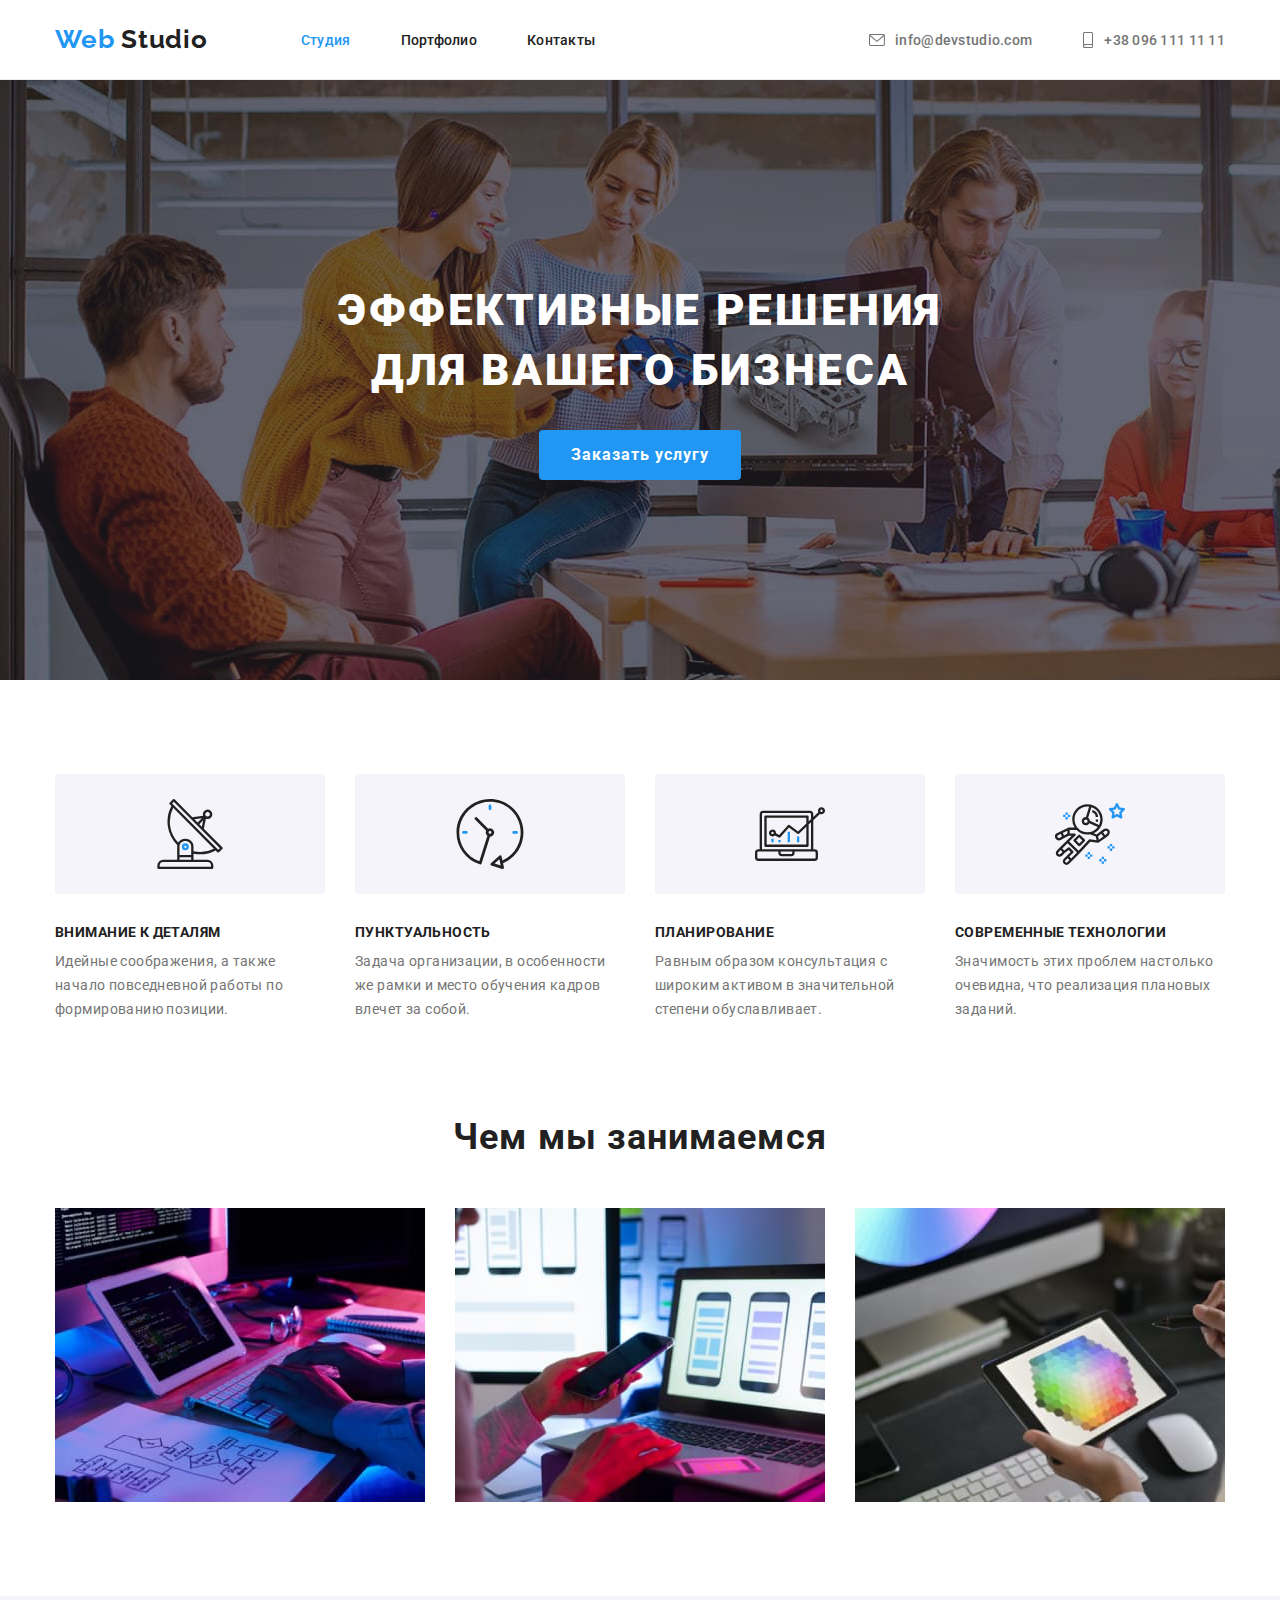
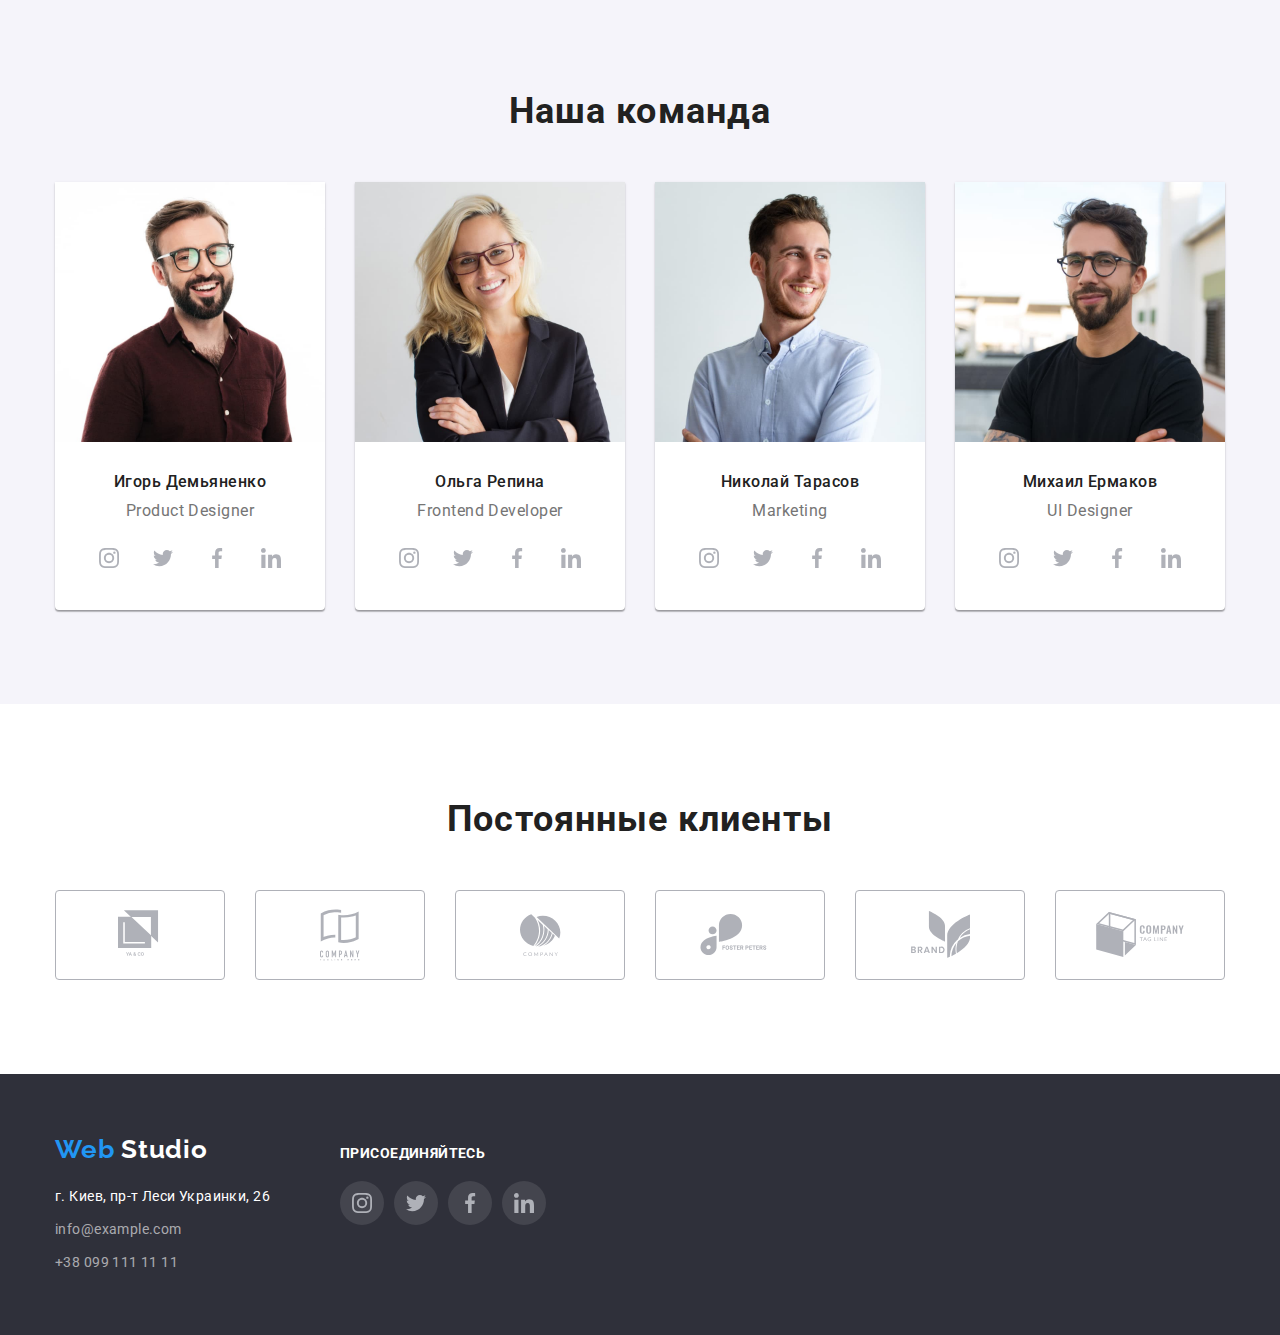
<file: index.html>
<!DOCTYPE html>
<html lang="ru">
  <head>
    <meta charset="UTF-8" />
    <meta name="viewport" content="width=device-width, initial-scale=1.0" />
    <title>Web Studio</title>
    <link rel="preconnect" href="https://fonts.gstatic.com" />
    <link
      href="https://fonts.googleapis.com/css2?family=Raleway:wght@700&family=Roboto:wght@400;500;700;900&display=swap"
      rel="stylesheet"
    />
    <link rel="stylesheet" href="./css/modern-normalize.css" />
    <link rel="stylesheet" href="./css/styles.css" />
  </head>
  <body>
    <header class="header">
      <div class="header-container container">
        <nav class="navigation">
          <a class="header-logo-link link-customization" href="./"
            ><span lang="en" class="logo-decoration">Web</span> Studio</a
          >
          <ul class="header-nav-list list-customization">
            <li class="header-nav-list-item">
              <a class="header-nav-link page link-customization" href="">Студия</a>
            </li>
            <li class="header-nav-list-item">
              <a class="header-nav-link link-customization" href="./portfolio.html">Портфолио</a>
            </li>
            <li class="header-nav-list-item">
              <a class="header-nav-link link-customization" href="">Контакты</a>
            </li>
          </ul>
        </nav>
        <ul class="contacts-list list-customization">
          <li class="contacts-item">
            <a class="contacts-link" href="mailto:info@devstudio.com">
              <svg class="icon-header mail"><use href="./img/sprit-icon.svg#icon-mail"></use></svg>
              info@devstudio.com</a
            >
          </li>
          <li class="contacts-item">
            <a class="contacts-link" href="tel:+380961111111"
              ><svg class="icon-header phone">
                <use href="./img/sprit-icon.svg#icon-smartphone"></use>
              </svg>
              +38 096 111 11 11</a
            >
          </li>
        </ul>
      </div>
    </header>

    <main>
      <!--HERO-->
      <section class="hero">
        <div class="container">
          <h1 class="hero-title">Эффективные решения для вашего бизнеса</h1>
          <button class="btn-hero" type="button">Заказать услугу</button>
        </div>
      </section>
      <section class="advantages">
        <div class="container">
          <h2 class="hidden-title">Наши преимущества</h2>
          <ul class="advantages-list list-customization">
            <li class="advantages-list-item">
              <div class="icon-advantages-box">
                <svg class="icon-advantages">
                  <use href="./img/sprit-icon.svg#icon-antenna"></use>
                </svg>
              </div>
              <h3 class="advantages-list-title">Внимание к деталям</h3>
              <p class="advantages-list-text">
                Идейные соображения, а также начало повседневной работы по формированию позиции.
              </p>
            </li>
            <li class="advantages-list-item">
              <div class="icon-advantages-box">
                <svg class="icon-advantages">
                  <use href="./img/sprit-icon.svg#icon-clock"></use>
                </svg>
              </div>
              <h3 class="advantages-list-title">Пунктуальность</h3>
              <p class="advantages-list-text">
                Задача организации, в особенности же рамки и место обучения кадров влечет за собой.
              </p>
            </li>
            <li class="advantages-list-item">
              <div class="icon-advantages-box">
                <svg class="icon-advantages">
                  <use href="./img/sprit-icon.svg#icon-diagram"></use>
                </svg>
              </div>
              <h3 class="advantages-list-title">Планирование</h3>
              <p class="advantages-list-text">
                Равным образом консультация с широким активом в значительной степени обуславливает.
              </p>
            </li>
            <li class="advantages-list-item">
              <div class="icon-advantages-box">
                <svg class="icon-advantages">
                  <use href="./img/sprit-icon.svg#icon-astronaut"></use>
                </svg>
              </div>
              <h3 class="advantages-list-title">Современные технологии</h3>
              <p class="advantages-list-text">
                Значимость этих проблем настолько очевидна, что реализация плановых заданий.
              </p>
            </li>
          </ul>
        </div>
      </section>
      <section class="services">
        <div class="container">
          <h2 class="normal-title">Чем мы занимаемся</h2>
          <ul class="services-list list-customization">
            <li class="services-list-item">
              <img
                class="services-list-img"
                src="./img/section1/img1.jpg"
                alt="Набирает код на клавиатуре"
                width="370"
                height="294"
              />
            </li>
            <li class="services-list-item">
              <img
                class="services-list-img"
                src="./img/section1/img2.jpg"
                alt="Работа над интерфейсом приложения"
                width="370"
                height="294"
              />
            </li>
            <li class="services-list-item">
              <img
                class="services-list-img"
                src="./img/section1/img3.jpg"
                alt="Подбирает оттенок"
                width="370"
                height="294"
              />
            </li>
          </ul>
        </div>
      </section>
      <section class="team">
        <div class="container">
          <h2 class="normal-title">Наша команда</h2>
          <ul class="team-list list-customization">
            <li class="team-list-item">
              <img
                class="team-list-img"
                src="./img/workers/img1.jpg"
                alt="фото дизайнера"
                width="270"
                height="260"
              />
              <div class="team-description">
                <h3 class="team-list-title">Игорь Демьяненко</h3>
                <p class="team-list-text" lang="en">Product Designer</p>
                <ul class="social-list-icon list-customization">
                  <li class="social-item-icon">
                    <a class="social-link" href=""
                      ><svg class="icon-social">
                        <use href="./img/sprit-icon.svg#icon-instagram"></use>
                      </svg>
                    </a>
                  </li>
                  <li class="social-item-icon">
                    <a class="social-link" href=""
                      ><svg class="icon-social">
                        <use href="./img/sprit-icon.svg#icon-twitter"></use>
                      </svg>
                    </a>
                  </li>
                  <li class="social-item-icon">
                    <a class="social-link" href=""
                      ><svg class="icon-social">
                        <use href="./img/sprit-icon.svg#icon-facebook"></use>
                      </svg>
                    </a>
                  </li>
                  <li class="social-item-icon">
                    <a class="social-link" href=""
                      ><svg class="icon-social">
                        <use href="./img/sprit-icon.svg#icon-linkedin"></use>
                      </svg>
                    </a>
                  </li>
                </ul>
              </div>
            </li>
            <li class="team-list-item">
              <img
                class="team-list-img"
                src="./img/workers/img2.jpg"
                alt="фото разработчика"
                width="270"
                height="260"
              />
              <div class="team-description">
                <h3 class="team-list-title">Ольга Репина</h3>
                <p class="team-list-text" lang="en">Frontend Developer</p>
                <ul class="social-list-icon list-customization">
                  <li class="social-item-icon">
                    <a class="social-link" href=""
                      ><svg class="icon-social">
                        <use href="./img/sprit-icon.svg#icon-instagram"></use>
                      </svg>
                    </a>
                  </li>
                  <li class="social-item-icon">
                    <a class="social-link" href=""
                      ><svg class="icon-social">
                        <use href="./img/sprit-icon.svg#icon-twitter"></use>
                      </svg>
                    </a>
                  </li>
                  <li class="social-item-icon">
                    <a class="social-link" href=""
                      ><svg class="icon-social">
                        <use href="./img/sprit-icon.svg#icon-facebook"></use>
                      </svg>
                    </a>
                  </li>
                  <li class="social-item-icon">
                    <a class="social-link" href=""
                      ><svg class="icon-social">
                        <use href="./img/sprit-icon.svg#icon-linkedin"></use>
                      </svg>
                    </a>
                  </li>
                </ul>
              </div>
            </li>
            <li class="team-list-item">
              <img
                class="team-list-img"
                src="./img/workers/img3.jpg"
                alt="фото маркетолога"
                width="270"
                height="260"
              />
              <div class="team-description">
                <h3 class="team-list-title">Николай Тарасов</h3>
                <p class="team-list-text" lang="en">Marketing</p>
                <ul class="social-list-icon list-customization">
                  <li class="social-item-icon">
                    <a class="social-link" href=""
                      ><svg class="icon-social">
                        <use href="./img/sprit-icon.svg#icon-instagram"></use>
                      </svg>
                    </a>
                  </li>
                  <li class="social-item-icon">
                    <a class="social-link" href=""
                      ><svg class="icon-social">
                        <use href="./img/sprit-icon.svg#icon-twitter"></use>
                      </svg>
                    </a>
                  </li>
                  <li class="social-item-icon">
                    <a class="social-link" href=""
                      ><svg class="icon-social">
                        <use href="./img/sprit-icon.svg#icon-facebook"></use>
                      </svg>
                    </a>
                  </li>
                  <li class="social-item-icon">
                    <a class="social-link" href=""
                      ><svg class="icon-social">
                        <use href="./img/sprit-icon.svg#icon-linkedin"></use>
                      </svg>
                    </a>
                  </li>
                </ul>
              </div>
            </li>
            <li class="team-list-item">
              <img
                class="team-list-img"
                src="./img/workers/img4.jpg"
                alt="фото дизайнера"
                width="270"
                height="260"
              />
              <div class="team-description">
                <h3 class="team-list-title">Михаил Ермаков</h3>
                <p class="team-list-text" lang="en">UI Designer</p>
                <ul class="social-list-icon list-customization">
                  <li class="social-item-icon">
                    <a class="social-link" href=""
                      ><svg class="icon-social">
                        <use href="./img/sprit-icon.svg#icon-instagram"></use>
                      </svg>
                    </a>
                  </li>
                  <li class="social-item-icon">
                    <a class="social-link" href=""
                      ><svg class="icon-social">
                        <use href="./img/sprit-icon.svg#icon-twitter"></use>
                      </svg>
                    </a>
                  </li>
                  <li class="social-item-icon">
                    <a class="social-link" href=""
                      ><svg class="icon-social">
                        <use href="./img/sprit-icon.svg#icon-facebook"></use>
                      </svg>
                    </a>
                  </li>
                  <li class="social-item-icon">
                    <a class="social-link" href=""
                      ><svg class="icon-social">
                        <use href="./img/sprit-icon.svg#icon-linkedin"></use>
                      </svg>
                    </a>
                  </li>
                </ul>
              </div>
            </li>
          </ul>
        </div>
      </section>
      <section class="clients">
        <div class="container">
          <h2 class="normal-title">Постоянные клиенты</h2>
          <ul class="clients-list list-customization">
            <li class="clients-item">
              <a class="clients-item-link" href="">
                <svg class="icon-clients" width="44.27" height="49.23">
                  <use href="./img/sprit-icon.svg#icon-client1"></use>
                </svg>
              </a>
            </li>
            <li class="clients-item">
              <a class="clients-item-link" href=""
                ><svg class="icon-clients" width="40" height="52">
                  <use href="./img/sprit-icon.svg#icon-client2"></use>
                </svg>
              </a>
            </li>
            <li class="clients-item">
              <a class="clients-item-link" href=""
                ><svg class="icon-clients" width="41" height="42.6">
                  <use href="./img/sprit-icon.svg#icon-client3"></use>
                </svg>
              </a>
            </li>
            <li class="clients-item">
              <a class="clients-item-link" href=""
                ><svg class="icon-clients" width="79.66" height="42">
                  <use href="./img/sprit-icon.svg#icon-client4"></use>
                </svg>
              </a>
            </li>
            <li class="clients-item">
              <a class="clients-item-link" href=""
                ><svg class="icon-clients" width="59" height="47">
                  <use href="./img/sprit-icon.svg#icon-client5"></use>
                </svg>
              </a>
            </li>
            <li class="clients-item">
              <a class="clients-item-link" href=""
                ><svg class="icon-clients" width="88.48" height="45.44">
                  <use href="./img/sprit-icon.svg#icon-client6"></use>
                </svg>
              </a>
            </li>
          </ul>
        </div>
      </section>
    </main>

    <footer class="footer">
      <div class="container footer-container">
        <div class="footer-address-container">
          <a class="footer-logo-link link-customization" href="./"
            ><span lang="en" class="logo-decoration">Web</span> Studio</a
          >
          <address class="footer-contacts">
            <ul class="footer-contacts-list list-customization">
              <li class="footer-contacts-list-item">
                <a
                  class="footer-contacts-link-address link-customization"
                  href="https://goo.gl/maps/Q6uRzFfssZwTeoqv6"
                  target="_blank"
                  rel="noopener noreferrer"
                  >г. Киев, пр-т Леси Украинки, 26</a
                >
              </li>
              <li class="footer-contacts-list-item">
                <a class="footer-contacts-link link-customization" href="mailto:info@example.com"
                  >info@example.com</a
                >
              </li>
              <li class="footer-contacts-list-item">
                <a class="footer-contacts-link link-customization" href="tel:+380961111111"
                  >+38 099 111 11 11</a
                >
              </li>
            </ul>
          </address>
        </div>
        <div class="footer-icon-container">
          <h2 class="footer-title">Присоединяйтесь</h2>
          <ul class="social-list-icon list-customization">
            <li class="social-item-icon">
              <a class="social-link footer-social" href=""
                ><svg class="icon-social">
                  <use href="./img/sprit-icon.svg#icon-instagram"></use>
                </svg>
              </a>
            </li>
            <li class="social-item-icon">
              <a class="social-link footer-social" href=""
                ><svg class="icon-social">
                  <use href="./img/sprit-icon.svg#icon-twitter"></use>
                </svg>
              </a>
            </li>
            <li class="social-item-icon">
              <a class="social-link footer-social" href=""
                ><svg class="icon-social">
                  <use href="./img/sprit-icon.svg#icon-facebook"></use>
                </svg>
              </a>
            </li>
            <li class="social-item-icon">
              <a class="social-link footer-social" href=""
                ><svg class="icon-social">
                  <use href="./img/sprit-icon.svg#icon-linkedin"></use>
                </svg>
              </a>
            </li>
          </ul>
        </div>
      </div>
    </footer>
  </body>
</html>
</file>
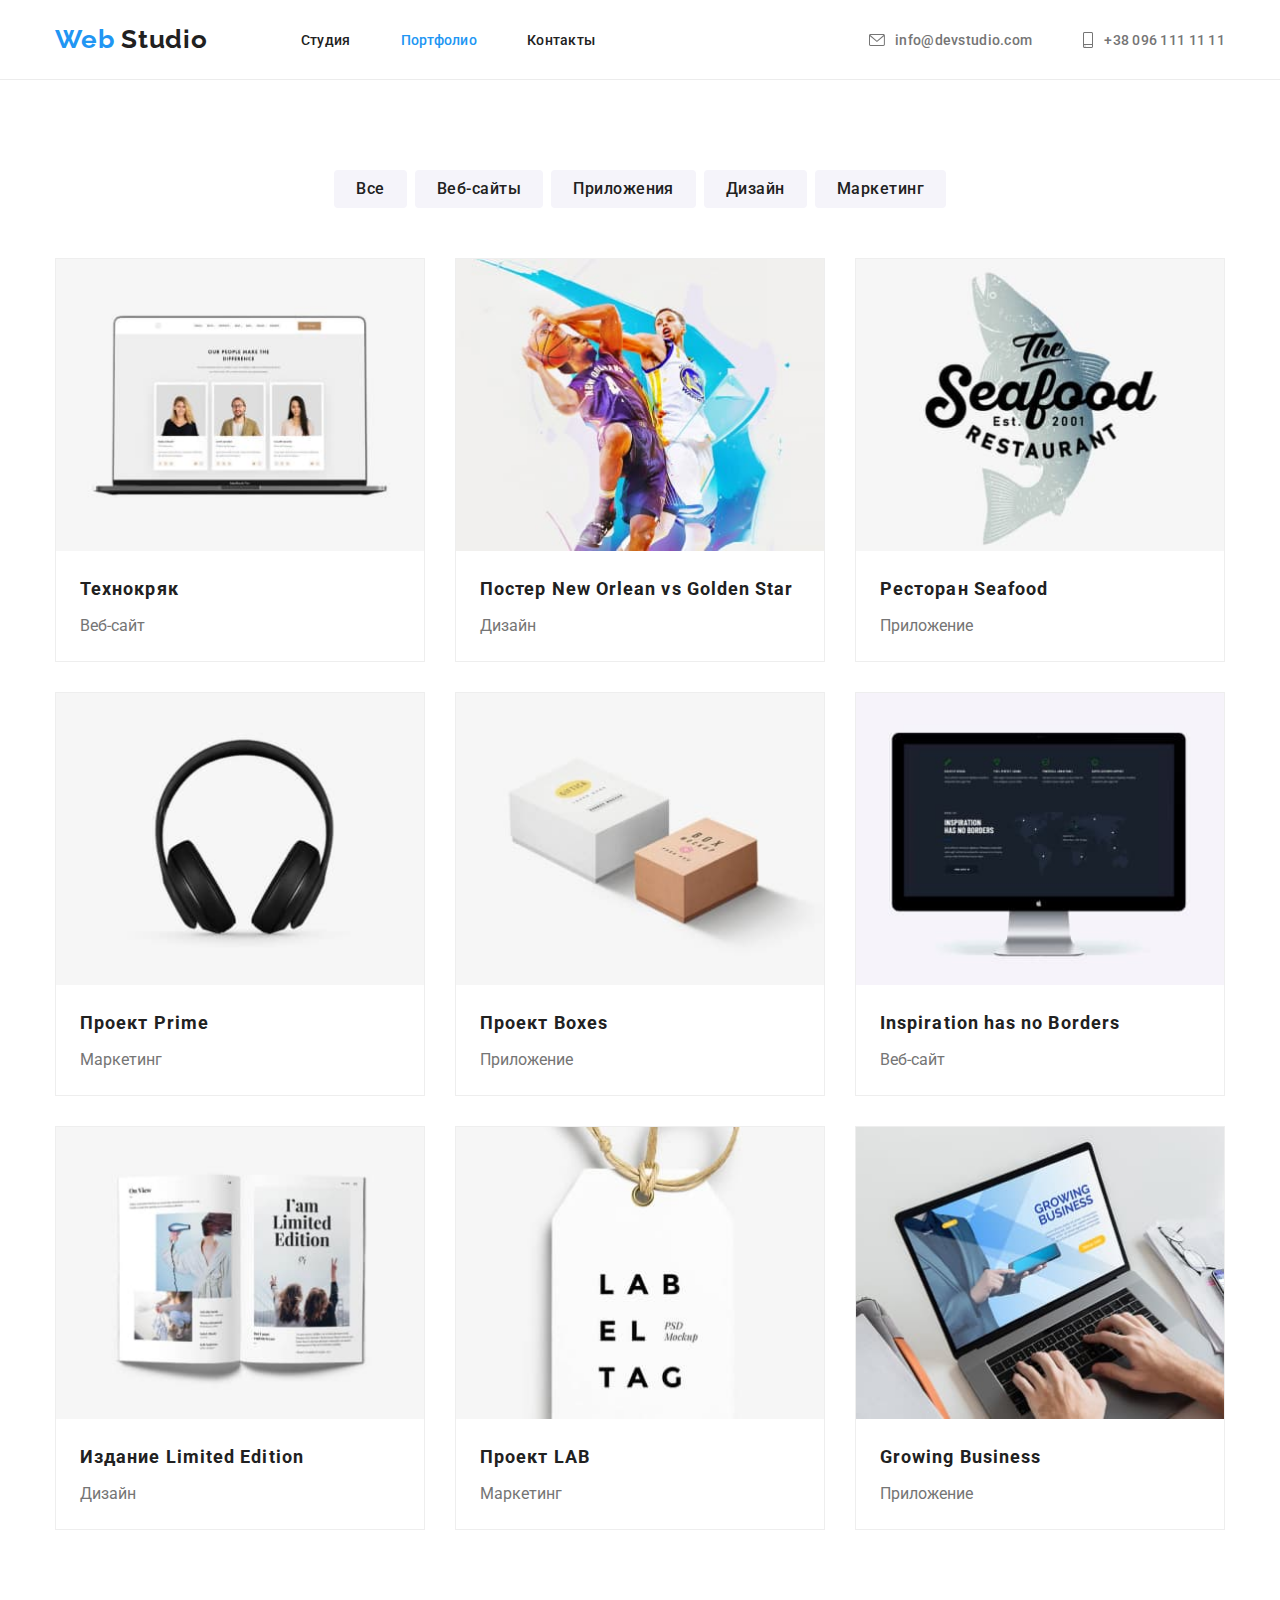
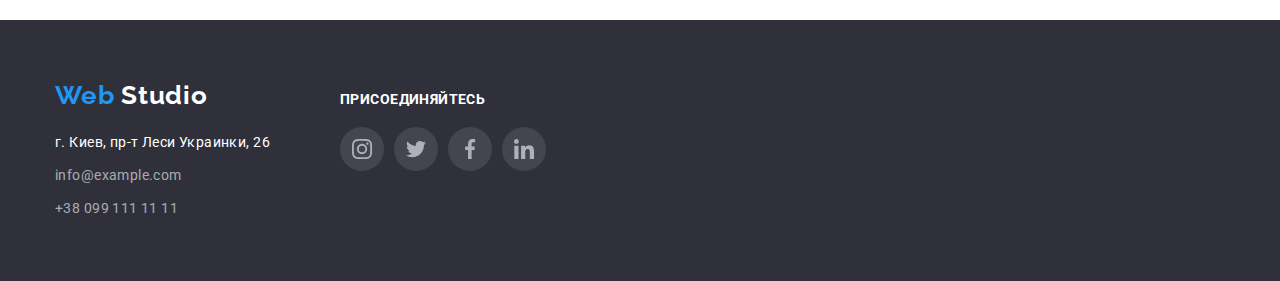
<file: portfolio.html>
<!DOCTYPE html>
<html lang="ru">
  <head>
    <meta charset="UTF-8" />
    <meta name="viewport" content="width=device-width, initial-scale=1.0" />
    <title>Portfolio</title>
    <link rel="preconnect" href="https://fonts.gstatic.com" />
    <link
      href="https://fonts.googleapis.com/css2?family=Raleway:wght@700&family=Roboto:wght@400;500;700;900&display=swap"
      rel="stylesheet"
    />
    <link rel="stylesheet" href="./css/modern-normalize.css" />
    <link rel="stylesheet" href="./css/styles.css" />
  </head>
  <body>
    <header class="header">
      <div class="header-container container">
        <nav class="navigation">
          <a class="header-logo-link link-customization" href="./index.html"
            ><span lang="en" class="logo-decoration">Web</span> Studio</a
          >
          <ul class="header-nav-list list-customization">
            <li class="header-nav-list-item">
              <a class="header-nav-link link-customization" href="./index.html">Студия</a>
            </li>
            <li class="header-nav-list-item">
              <a class="header-nav-link page link-customization" href="./">Портфолио</a>
            </li>
            <li class="header-nav-list-item">
              <a class="header-nav-link link-customization" href="">Контакты</a>
            </li>
          </ul>
        </nav>
        <ul class="contacts-list list-customization">
          <li class="contacts-item">
            <a class="contacts-link" href="mailto:info@devstudio.com">
              <svg class="icon-header mail"><use href="./img/sprit-icon.svg#icon-mail"></use></svg>
              info@devstudio.com</a
            >
          </li>
          <li class="contacts-item">
            <a class="contacts-link" href="tel:+380961111111"
              ><svg class="icon-header phone">
                <use href="./img/sprit-icon.svg#icon-smartphone"></use>
              </svg>
              +38 096 111 11 11</a
            >
          </li>
        </ul>
      </div>
    </header>
    <main class="page-portfolio">
      <section class="portfolio">
        <h1 class="hidden-title">Портфолио</h1>
        <div class="container">
          <ul class="portfolio-nav-list list-customization">
            <li class="portfolio-nav-item">
              <button class="btn-portfolio" type="button">Все</button>
            </li>
            <li class="portfolio-nav-item">
              <button class="btn-portfolio" type="button">Веб-сайты</button>
            </li>
            <li class="portfolio-nav-item">
              <button class="btn-portfolio" type="button">Приложения</button>
            </li>
            <li class="portfolio-nav-item">
              <button class="btn-portfolio" type="button">Дизайн</button>
            </li>
            <li class="portfolio-nav-item">
              <button class="btn-portfolio" type="button">Маркетинг</button>
            </li>
          </ul>

          <div class="examples-list">
            <h2 class="hidden-title none">Примеры работ</h2>
            <ul class="work-examples-list list-customization">
              <li class="work-examples-item">
                <a class="work-examples-link link-customization" href=""
                  ><img
                    class="work-examples-img"
                    src="./img/portfolio/tehnokriak.jpg"
                    alt="Страница сайта"
                  />
                  <div class="img-description">
                    <h3 class="work-examples-title">Технокряк</h3>
                    <p class="work-examples-text">Веб-сайт</p>
                  </div></a
                >
              </li>
              <li class="work-examples-item">
                <a class="work-examples-link link-customization" href=""
                  ><img
                    class="work-examples-img"
                    src="./img/portfolio/poster.jpg"
                    alt="Игра в баскетбол"
                  />
                  <div class="img-description">
                    <h3 class="work-examples-title">
                      Постер <span lang="en">New Orlean vs Golden Star</span>
                    </h3>
                    <p class="work-examples-text">Дизайн</p>
                  </div></a
                >
              </li>
              <li class="work-examples-item">
                <a class="work-examples-link link-customization" href=""
                  ><img
                    class="work-examples-img"
                    src="./img/portfolio/restourant.jpg"
                    alt="Рыба - логотип ресторана"
                  />
                  <div class="img-description">
                    <h3 class="work-examples-title">Ресторан <span lang="en">Seafood</span></h3>
                    <p class="work-examples-text">Приложение</p>
                  </div></a
                >
              </li>
              <li class="work-examples-item">
                <a class="work-examples-link link-customization" href=""
                  ><img class="work-examples-img" src="./img/portfolio/prime.jpg" alt="Наушники" />
                  <div class="img-description">
                    <h3 class="work-examples-title">Проект <span lang="en">Prime</span></h3>
                    <p class="work-examples-text">Маркетинг</p>
                  </div></a
                >
              </li>
              <li class="work-examples-item">
                <a class="work-examples-link link-customization" href=""
                  ><img
                    class="work-examples-img"
                    src="./img/portfolio/boxes.jpg"
                    alt="Две коробки"
                  />
                  <div class="img-description">
                    <h3 class="work-examples-title">Проект <span lang="en">Boxes</span></h3>
                    <p class="work-examples-text">Приложение</p>
                  </div></a
                >
              </li>
              <li class="work-examples-item">
                <a class="work-examples-link link-customization" href=""
                  ><img
                    class="work-examples-img"
                    src="./img/portfolio/inspiration.jpg"
                    alt="Страница сайта"
                  />
                  <div class="img-description">
                    <h3 class="work-examples-title" lang="en">Inspiration has no Borders</h3>
                    <p class="work-examples-text">Веб-сайт</p>
                  </div></a
                >
              </li>
              <li class="work-examples-item">
                <a class="work-examples-link link-customization" href=""
                  ><img
                    class="work-examples-img"
                    src="./img/portfolio/edition.jpg"
                    alt="Разворот журнала"
                  />
                  <div class="img-description">
                    <h3 class="work-examples-title">
                      Издание <span lang="en">Limited Edition</span>
                    </h3>
                    <p class="work-examples-text">Дизайн</p>
                  </div></a
                >
              </li>
              <li class="work-examples-item">
                <a class="work-examples-link link-customization" href=""
                  ><img class="work-examples-img" src="./img/portfolio/lab.jpg" alt="Бирка" />
                  <div class="img-description">
                    <h3 class="work-examples-title">Проект <span lang="en">LAB</span></h3>
                    <p class="work-examples-text">Маркетинг</p>
                  </div></a
                >
              </li>
              <li class="work-examples-item">
                <a class="work-examples-link link-customization" href=""
                  ><img
                    class="work-examples-img"
                    src="./img/portfolio/business.jpg"
                    alt="Приложение открытое на ноутбуке"
                  />
                  <div class="img-description">
                    <h3 class="work-examples-title" lang="en">Growing Business</h3>
                    <p class="work-examples-text">Приложение</p>
                  </div></a
                >
              </li>
            </ul>
          </div>
        </div>
      </section>
    </main>
    <footer class="footer">
      <div class="container footer-container">
        <div class="footer-address-container">
          <a class="footer-logo-link link-customization" href="./"
            ><span lang="en" class="logo-decoration">Web</span> Studio</a
          >
          <address class="footer-contacts">
            <ul class="footer-contacts-list list-customization">
              <li class="footer-contacts-list-item">
                <a
                  class="footer-contacts-link-address link-customization"
                  href="https://goo.gl/maps/Q6uRzFfssZwTeoqv6"
                  target="_blank"
                  rel="noopener noreferrer"
                  >г. Киев, пр-т Леси Украинки, 26</a
                >
              </li>
              <li class="footer-contacts-list-item">
                <a class="footer-contacts-link link-customization" href="mailto:info@example.com"
                  >info@example.com</a
                >
              </li>
              <li class="footer-contacts-list-item">
                <a class="footer-contacts-link link-customization" href="tel:+380961111111"
                  >+38 099 111 11 11</a
                >
              </li>
            </ul>
          </address>
        </div>
        <div class="footer-icon-container">
          <h2 class="footer-title">Присоединяйтесь</h2>
          <ul class="social-list-icon list-customization">
            <li class="social-item-icon">
              <a class="social-link footer-social" href=""
                ><svg class="icon-social">
                  <use href="./img/sprit-icon.svg#icon-instagram"></use>
                </svg>
              </a>
            </li>
            <li class="social-item-icon">
              <a class="social-link footer-social" href=""
                ><svg class="icon-social">
                  <use href="./img/sprit-icon.svg#icon-twitter"></use>
                </svg>
              </a>
            </li>
            <li class="social-item-icon">
              <a class="social-link footer-social" href=""
                ><svg class="icon-social">
                  <use href="./img/sprit-icon.svg#icon-facebook"></use>
                </svg>
              </a>
            </li>
            <li class="social-item-icon">
              <a class="social-link footer-social" href=""
                ><svg class="icon-social">
                  <use href="./img/sprit-icon.svg#icon-linkedin"></use>
                </svg>
              </a>
            </li>
          </ul>
        </div>
      </div>
    </footer>
  </body>
</html>
</file>
<file: css/styles.css>
:root {
  --main-text-color: #757575;
  --accent-color-blue: #2196f3;
  --text-white-color: #ffffff;
  --color-head-link-title: #212121;
  --border-header: #ececec;
  --hero-background-color: #2f303a; /*#C4C4C4*/
  --hero-btn-hover: #188ce8;
  --work-examples-border: #eeeeee;
  --background-grey-color: #f5f4fa;
  --footer-link-color: rgba(255, 255, 255, 0.6);
  --icon-header-color: #757575; /*color4*/
  --icon-social-color: #afb1b8; /*color3*/
  --hero-gradient-color: rgba(47, 48, 58, 0.4);
  --footer-social-link-color: rgba(255, 255, 255, 0.1);

  --text-main-font: Roboto, sans-serif;
  --text-logo-font: Raleway, sans-serif;

  --card-set-gap: 30px;
}

body {
  font-family: var(--text-main-font);
  font-weight: 400;
  font-size: 14px;
}

h1,
h2,
h3,
p {
  margin: 0;
}

img {
  display: block;
  max-width: 100%;
  height: auto;
}

.list-customization {
  list-style: none;
  margin: 0;
  padding: 0;
}

.link-customization {
  text-decoration: none;
}

.container {
  width: 1200px;
  margin-left: auto;
  margin-right: auto;
  padding-left: 15px;
  padding-right: 15px;
}

/* ============ HEADER ============ */
.header {
  height: 80px;
  border-bottom: 1px solid var(--border-header);
}

.header-container {
  display: flex;
  align-items: center;
}

.navigation {
  display: flex;
  align-items: center;
}

.header-logo-link {
  display: inline-block;
  padding-top: 24px;
  padding-bottom: 24px;

  color: var(--color-head-link-title);
  font-family: var(--text-logo-font);
  font-style: normal;
  font-weight: 700;
  font-size: 26px;
  line-height: 1.1925;
  letter-spacing: 0.03em;
}

.logo-decoration {
  color: var(--accent-color-blue);
}

.header-nav-list {
  display: flex;
  margin-left: 93px;
}

.header-nav-list-item:not(:last-child) {
  margin-right: 50px;
}

.header-nav-link {
  display: inline-block;
  padding-top: 32px;
  padding-bottom: 31px;

  color: var(--color-head-link-title);
  font-weight: 500;
  line-height: 1.143;
  letter-spacing: 0.02em;
}

.header-nav-link:hover,
.header-nav-link:focus,
.contacts-link:hover,
.contacts-link:focus {
  color: var(--accent-color-blue);
}

.header-nav-link.page {
  color: var(--accent-color-blue);
}

.contacts-list {
  display: flex;
  margin-left: auto;
}

.contacts-item:not(:last-child) {
  margin-right: 50px;
}

.contacts-link {
  display: inline-flex;
  align-items: center;
  padding-top: 32px;
  padding-bottom: 31px;

  color: var(--main-text-color);
  font-weight: 500;
  line-height: 1.143;
  letter-spacing: 0.02em;
  text-decoration: none;
}

.contacts-link:hover > .icon-header,
.contacts-link:focus > .icon-header {
  fill: var(--accent-color-blue);
}

.icon-header {
  margin-right: 10px;
  fill: var(--icon-header-color);
}
.icon-header.mail {
  width: 16px;
  height: 12px;
}
.icon-header.phone {
  width: 12px;
  height: 16px;
}

/* ============ END HEADER ============ */

/* ============ HERO ============ */

.hero {
  height: 600px;
  max-width: 1600px;
  margin: 0 auto;
  padding-top: 200px;
  padding-bottom: 200px;
  background-color: var(--hero-background-color);
  background-image: linear-gradient(var(--hero-gradient-color), var(--hero-gradient-color)),
    url("../img/hero-optim.jpg");
}

.hero-title {
  max-width: 695px;
  margin-right: auto;
  margin-left: auto;
  margin-bottom: 30px;

  color: var(--text-white-color);
  font-weight: 900;
  font-size: 44px;
  line-height: 1.364;
  text-align: center;
  letter-spacing: 0.06em;
  text-transform: uppercase;
}

.btn-hero {
  display: block;
  margin-left: auto;
  margin-right: auto;
  min-width: 200px;
  padding: 8px 30px;

  color: var(--text-white-color);
  background-color: var(--accent-color-blue);
  font-family: var(--text-main-font);
  font-weight: 700;
  font-size: 16px;
  line-height: 1.875;
  cursor: pointer;
  letter-spacing: 0.06em;
  border: 2px solid var(--accent-color-blue);
  border-radius: 4px;
}

.btn-hero:hover,
.btn-hero:focus {
  background-color: var(--hero-btn-hover);
}

/* ============ END HERO ============ */

/* ============ ADVANTAGES ============ */

.advantages {
  padding-top: 94px;
  padding-bottom: 94px;
}

.hidden-title {
  position: absolute;
  width: 1px;
  height: 1px;
  margin: -1px;
  border: 0;
  padding: 0;
  white-space: nowrap;
  clip-path: inset(100%);
  clip: rect(0 0 0 0);
  overflow: hidden;
}

.advantages-list {
  display: flex;
}

.advantages-list-item {
  max-width: 270px;
}

.advantages-list-item:not(:last-child) {
  margin-right: 30px;
}

.icon-advantages-box {
  width: 270px;
  height: 120px;
  margin-bottom: 30px;
  display: flex;
  justify-content: center;
  align-items: center;
  border-radius: 4px;
  background-color: var(--background-grey-color);
}

.icon-advantages {
  height: 70px;
  width: 70px;
}

.advantages-list-title {
  margin-bottom: 10px;

  font-weight: 700;
  font-size: 14px;
  line-height: 1.143;
  letter-spacing: 0.03em;
  text-transform: uppercase;
  color: var(--color-head-link-title);
}

.advantages-list-text {
  line-height: 1.714;
  letter-spacing: 0.03em;

  color: var(--main-text-color);
}

/* ============ END ADVANTAGES ============ */

/* ============ SERVICES ============ */
.services {
  padding-bottom: 94px;
}

.normal-title {
  margin-bottom: 50px;

  font-weight: 700;
  font-size: 36px;
  line-height: 1.167;
  text-align: center;
  letter-spacing: 0.03em;

  color: var(--color-head-link-title);
}

.services-list {
  display: flex;
}

.services-list-item:not(:last-child) {
  margin-right: 30px;
}

/* ============ END SERVICES ============ */
/* ============ TEAM ============ */

.team {
  padding-top: 94px;
  padding-bottom: 94px;
  background-color: var(--background-grey-color);
}

.team-list {
  display: flex;
}

.team-list-item {
  background-color: #ffffff;
  box-shadow: 0px 1px 3px rgba(0, 0, 0, 0.12), 0px 1px 1px rgba(0, 0, 0, 0.14),
    0px 2px 1px rgba(0, 0, 0, 0.2);
  border-radius: 0px 0px 4px 4px;
}

.team-list-item:not(:last-child) {
  margin-right: 30px;
}

.team-description {
  max-width: 270px;
  padding-top: 30px;
  padding-right: 32px;
  padding-bottom: 30px;
  padding-left: 32px;
}

.team-list-title {
  margin-bottom: 10px;
  font-weight: 500;
  font-size: 16px;
  line-height: 1.188;
  text-align: center;
  letter-spacing: 0.03em;

  color: var(--color-head-link-title);
}

.team-list-text {
  margin-bottom: 16px;

  font-size: 16px;
  line-height: 1.188;
  text-align: center;
  letter-spacing: 0.03em;

  color: var(--main-text-color);
}

/* =========== SOCIAL========== */

.social-list-icon {
  display: flex;
}

.social-item-icon {
  width: 44px;
  height: 44px;
}

.social-item-icon:not(:last-child) {
  margin-right: 10px;
}

.social-link {
  display: flex;
  justify-content: center;
  align-items: center;

  width: 100%;
  height: 100%;
  border-radius: 50%;
}

.social-link:hover,
.social-link:focus {
  background-color: var(--accent-color-blue);
}

.social-link:hover .icon-social,
.social-link:focus .icon-social {
  fill: var(--text-white-color);
}

.icon-social {
  width: 20px;
  height: 20px;
  fill: var(--icon-social-color);
}

/* ============ END TEAM ============ */
/* ============ OUR CLIENTS ============ */

.clients {
  padding-top: 94px;
  padding-bottom: 94px;
}

.clients-list {
  display: flex;
}

.clients-item {
  width: 170px;
  height: 90px;
}
.clients-item:not(:last-child) {
  margin-right: 30px;
}

.clients-item-link {
  display: flex;
  width: 100%;
  height: 100%;
  justify-content: center;
  align-items: center;
  border: 1px solid var(--icon-social-color);
  border-radius: 4px;
}

.icon-clients {
  fill: var(--icon-social-color);
}

.clients-item-link:hover,
.clients-item-link:focus {
  border: 1px solid var(--accent-color-blue);
}

.clients-item-link:hover .icon-clients,
.clients-item-link:focus .icon-clients {
  fill: var(--accent-color-blue);
}

/* ============ END OUR CLIENTS ============ */
/* ============ FOOTER ============ */

.footer {
  padding-top: 60px;
  padding-bottom: 60px;
  background-color: var(--hero-background-color);
}

.footer-container {
  display: flex;
  align-items: baseline;
}
.footer-address-container {
  margin-right: 70px;
}

.footer-logo-link {
  display: inline-block;
  margin-bottom: 20px;
  color: var(--text-white-color);
  font-family: var(--text-logo-font);
  font-weight: 700;
  font-size: 26px;
  line-height: 1.192;
  letter-spacing: 0.03em;
}

.footer-contacts-list-item:not(:last-child) {
  margin-bottom: 9px;
}

.footer-contacts-link {
  font-style: normal;
  line-height: 1.714;
  letter-spacing: 0.03em;
  color: var(--footer-link-color);
}

.footer-contacts-link-address {
  font-style: normal;
  line-height: 1.714;
  letter-spacing: 0.03em;

  color: var(--text-white-color);
}

/* .footer-icon-container {} */

.footer-title {
  margin-bottom: 20px;
  font-weight: 700;
  font-size: 14px;
  line-height: 1.143;
  letter-spacing: 0.03em;
  text-transform: uppercase;

  color: var(--text-white-color);
}

.footer-social {
  background-color: var(--footer-social-link-color);
}

/* ============ END FOOTER ============ */

/* ============ PORFOLIO ============ */

.hidden-title.none {
  display: none;
}

.portfolio {
  padding-top: 90px;
  padding-bottom: 90px;
}
/* ============ BUTTON-NAVIGATION ============ */

.portfolio-nav-list {
  display: flex;
  justify-content: center;
  margin-bottom: 50px;
}

.portfolio-nav-item:not(:last-child) {
  margin-right: 8px;
}

.btn-portfolio {
  display: inline-block;
  min-width: 73px;
  padding: 4px 20px;

  font-weight: 500;
  font-size: 16px;
  line-height: 1.625;
  letter-spacing: 0.03em;

  color: var(--color-head-link-title);
  background: var(--background-grey-color);
  border: 2px solid transparent;
  border-radius: 4px;
  cursor: pointer;
}
.btn-portfolio:focus,
.btn-portfolio:hover {
  color: var(--text-white-color);
  background-color: var(--accent-color-blue);
  border: 2px solid transparent;
  border-radius: 4px;
  box-shadow: 0px 3px 1px rgba(0, 0, 0, 0.1), 0px 1px 2px rgba(0, 0, 0, 0.08),
    0px 2px 2px rgba(0, 0, 0, 0.12);
}

/* ============ END BUTTON-NAVIGATION ============ */
/* ============ WORK EXAMPLES ============ */

.work-examples-list {
  margin-right: calc(-1 * var(--card-set-gap));
  margin-bottom: calc(-1 * var(--card-set-gap));
  display: flex;
  flex-wrap: wrap;
}

.work-examples-item {
  flex-basis: calc(100% / 3 - var(--card-set-gap));
  margin-right: var(--card-set-gap);
  margin-bottom: var(--card-set-gap);
}

.work-examples-link {
  display: block;
  width: 100%;
  height: 404px;
  border: 1px solid var(--work-examples-border);
}

.work-examples-link:hover,
.work-examples-link:focus {
  box-shadow: 0px 1px 1px rgba(0, 0, 0, 0.12), 0px 4px 4px rgba(0, 0, 0, 0.06),
    1px 4px 6px rgba(0, 0, 0, 0.16);
}

.img-description {
  width: 100%;
  padding: 20px 24px;
}

/* .work-examples-img {
  width: 370px;
  height: 294px;
} */

.work-examples-title {
  margin-bottom: 4px;
  font-weight: 700;
  font-size: 18px;
  line-height: 2;
  letter-spacing: 0.06em;
  color: var(--color-head-link-title);
}

.work-examples-text {
  font-size: 16px;
  line-height: 1.875;
  color: var(--main-text-color);
}

/* ============ END WORK EXAMPLES ============ */

/* ============ END PORTFOLIO ============ */
</file>
